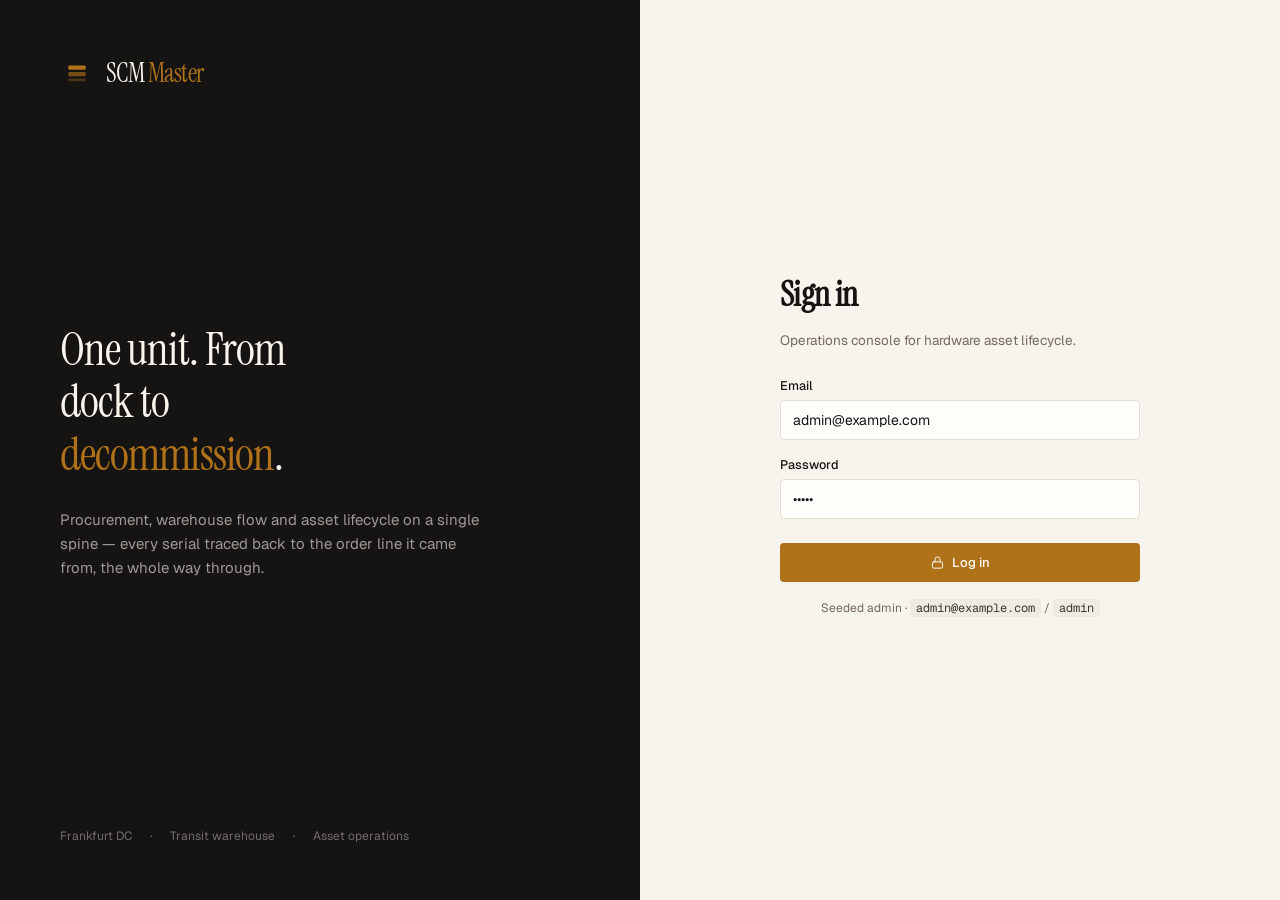
<file: design_handoff_scm_master/frontend/index.html>
<!DOCTYPE html>
<html lang="en">
<head>
  <meta charset="utf-8" />
  <meta name="viewport" content="width=device-width, initial-scale=1" />
  <title>SCM Master — Operations</title>
  <link rel="stylesheet" href="app.css" />
</head>
<body>

  <!-- ─── Login ──────────────────────────────────────────────────────── -->
  <div id="login-view" class="login hidden">
    <div class="login__aside">
      <div class="login__brand">
        <div class="brandmark" style="background:transparent;width:34px;height:34px">
          <svg width="26" height="26" viewBox="0 0 24 24" fill="none">
            <rect x="4" y="5" width="16" height="4" rx="1" fill="var(--ts-brand-gold)"/>
            <rect x="4" y="11" width="16" height="4" rx="1" fill="var(--ts-brand-gold)" opacity="0.62"/>
            <rect x="4" y="17" width="16" height="2.5" rx="1" fill="var(--ts-brand-gold)" opacity="0.34"/>
          </svg>
        </div>
        <div class="login__brand-word">SCM<span> Master</span></div>
      </div>
      <div>
        <div class="login__pitch">One unit. From dock to <em>decommission</em>.</div>
        <p class="login__pitch-sub">Procurement, warehouse flow and asset lifecycle on a single spine — every serial traced back to the order line it came from, the whole way through.</p>
      </div>
      <div class="login__foot">
        <span>Frankfurt DC</span><span>·</span><span>Transit warehouse</span><span>·</span><span>Asset operations</span>
      </div>
    </div>
    <div class="login__main">
      <form id="login-form" class="login__card">
        <h2 class="login__h">Sign in</h2>
        <p class="login__sub">Operations console for hardware asset lifecycle.</p>
        <div class="field">
          <label class="field__label" for="login-email">Email</label>
          <input class="input" type="email" id="login-email" value="admin@example.com" required />
        </div>
        <div class="field">
          <label class="field__label" for="login-password">Password</label>
          <input class="input" type="password" id="login-password" value="admin" required />
        </div>
        <button type="submit" class="btn btn--primary btn--block" style="margin-top:8px;padding:11px">
          <svg width="15" height="15" viewBox="0 0 24 24" fill="none" stroke="currentColor" stroke-width="1.5" stroke-linecap="round" stroke-linejoin="round"><rect x="4" y="11" width="16" height="10" rx="2"/><path d="M8 11V7a4 4 0 0 1 8 0v4"/></svg>
          Log in
        </button>
        <p id="login-error" class="login__hint" style="color:var(--ts-negative)"></p>
        <p class="login__hint">Seeded admin · <code>admin@example.com</code> / <code>admin</code></p>
      </form>
    </div>
  </div>

  <!-- ─── App shell ──────────────────────────────────────────────────── -->
  <div id="app-view" class="app hidden" data-density="comfortable">
    <aside class="sidebar">
      <div class="sidebar__brand">
        <div class="brandmark">
          <svg width="17" height="17" viewBox="0 0 24 24" fill="none">
            <rect x="4" y="5" width="16" height="4" rx="1" fill="var(--ts-brand-gold)"/>
            <rect x="4" y="11" width="16" height="4" rx="1" fill="var(--ts-brand-gold)" opacity="0.62"/>
            <rect x="4" y="17" width="16" height="2.5" rx="1" fill="var(--ts-brand-gold)" opacity="0.34"/>
          </svg>
        </div>
        <div>
          <div class="sidebar__brand-word">SCM<span> Master</span></div>
          <div class="sidebar__tag">Asset operations</div>
        </div>
      </div>

      <div class="sidebar__sectionhead">Operations</div>
      <nav class="sidebar__nav" id="nav"></nav>

      <div class="sidebar__user">
        <div class="avatar" id="user-avatar">··</div>
        <div style="flex:1;min-width:0">
          <div class="sidebar__user-name" id="user-name">—</div>
          <div class="sidebar__user-sub" id="user-sub">—</div>
        </div>
        <button class="iconbtn" id="logout" title="Log out" style="width:28px;height:28px">
          <svg width="15" height="15" viewBox="0 0 24 24" fill="none" stroke="currentColor" stroke-width="1.5" stroke-linecap="round" stroke-linejoin="round"><path d="M9 21H5a2 2 0 0 1-2-2V5a2 2 0 0 1 2-2h4"/><path d="M16 17l5-5-5-5M21 12H9"/></svg>
        </button>
      </div>
    </aside>

    <div class="main">
      <div class="topbar">
        <div class="crumbs" id="crumbs"><strong>SCM Master</strong></div>
        <div class="topbar__right">
          <div class="searchbar">
            <span class="searchbar__icon">
              <svg width="14" height="14" viewBox="0 0 24 24" fill="none" stroke="currentColor" stroke-width="1.5" stroke-linecap="round" stroke-linejoin="round"><circle cx="11" cy="11" r="7"/><path d="M21 21l-4.3-4.3"/></svg>
            </span>
            <input placeholder="Search serials, orders, suppliers…" id="search" />
          </div>
          <button class="iconbtn" title="Notifications">
            <svg width="16" height="16" viewBox="0 0 24 24" fill="none" stroke="currentColor" stroke-width="1.5" stroke-linecap="round" stroke-linejoin="round"><path d="M18 8a6 6 0 1 0-12 0c0 7-3 9-3 9h18s-3-2-3-9"/><path d="M13.7 21a2 2 0 0 1-3.4 0"/></svg>
          </button>
        </div>
      </div>
      <div class="content" id="screen"></div>
    </div>
  </div>

  <div id="toast" class="toast"></div>

  <script src="app.js"></script>
  <script src="features.js"></script>
  <script src="tracking.js"></script>
  <script src="inventory.js"></script>
  <script>__scmInit();</script>
</body>
</html>
</file>
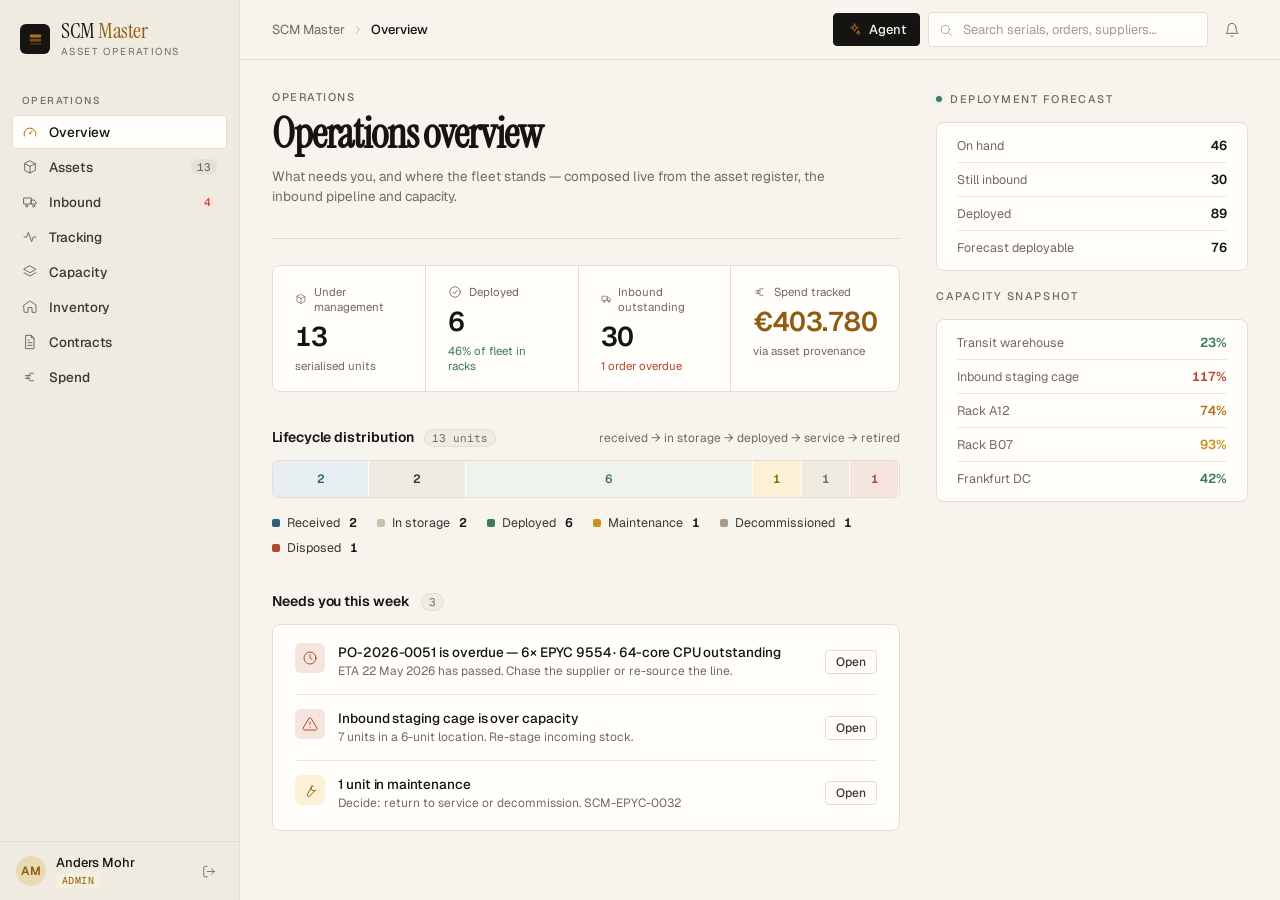
<file: design_handoff_scm_master/preview-harness.html>
<!DOCTYPE html>
<html lang="en">
<head>
  <meta charset="utf-8" />
  <meta name="viewport" content="width=device-width, initial-scale=1" />
  <title>SCM Master — Operations</title>
  <link rel="stylesheet" href="frontend/app.css" />
</head>
<body>

  <!-- ─── Login ──────────────────────────────────────────────────────── -->
  <div id="login-view" class="login hidden">
    <div class="login__aside">
      <div class="login__brand">
        <div class="brandmark" style="background:transparent;width:34px;height:34px">
          <svg width="26" height="26" viewBox="0 0 24 24" fill="none">
            <rect x="4" y="5" width="16" height="4" rx="1" fill="var(--ts-brand-gold)"/>
            <rect x="4" y="11" width="16" height="4" rx="1" fill="var(--ts-brand-gold)" opacity="0.62"/>
            <rect x="4" y="17" width="16" height="2.5" rx="1" fill="var(--ts-brand-gold)" opacity="0.34"/>
          </svg>
        </div>
        <div class="login__brand-word">SCM<span> Master</span></div>
      </div>
      <div>
        <div class="login__pitch">One unit. From dock to <em>decommission</em>.</div>
        <p class="login__pitch-sub">Procurement, warehouse flow and asset lifecycle on a single spine — every serial traced back to the order line it came from, the whole way through.</p>
      </div>
      <div class="login__foot">
        <span>Frankfurt DC</span><span>·</span><span>Transit warehouse</span><span>·</span><span>Asset operations</span>
      </div>
    </div>
    <div class="login__main">
      <form id="login-form" class="login__card">
        <h2 class="login__h">Sign in</h2>
        <p class="login__sub">Operations console for hardware asset lifecycle.</p>
        <div class="field">
          <label class="field__label" for="login-email">Email</label>
          <input class="input" type="email" id="login-email" value="admin@example.com" required />
        </div>
        <div class="field">
          <label class="field__label" for="login-password">Password</label>
          <input class="input" type="password" id="login-password" value="admin" required />
        </div>
        <button type="submit" class="btn btn--primary btn--block" style="margin-top:8px;padding:11px">
          <svg width="15" height="15" viewBox="0 0 24 24" fill="none" stroke="currentColor" stroke-width="1.5" stroke-linecap="round" stroke-linejoin="round"><rect x="4" y="11" width="16" height="10" rx="2"/><path d="M8 11V7a4 4 0 0 1 8 0v4"/></svg>
          Log in
        </button>
        <p id="login-error" class="login__hint" style="color:var(--ts-negative)"></p>
        <p class="login__hint">Seeded admin · <code>admin@example.com</code> / <code>admin</code></p>
      </form>
    </div>
  </div>

  <!-- ─── App shell ──────────────────────────────────────────────────── -->
  <div id="app-view" class="app hidden" data-density="comfortable">
    <aside class="sidebar">
      <div class="sidebar__brand">
        <div class="brandmark">
          <svg width="17" height="17" viewBox="0 0 24 24" fill="none">
            <rect x="4" y="5" width="16" height="4" rx="1" fill="var(--ts-brand-gold)"/>
            <rect x="4" y="11" width="16" height="4" rx="1" fill="var(--ts-brand-gold)" opacity="0.62"/>
            <rect x="4" y="17" width="16" height="2.5" rx="1" fill="var(--ts-brand-gold)" opacity="0.34"/>
          </svg>
        </div>
        <div>
          <div class="sidebar__brand-word">SCM<span> Master</span></div>
          <div class="sidebar__tag">Asset operations</div>
        </div>
      </div>

      <div class="sidebar__sectionhead">Operations</div>
      <nav class="sidebar__nav" id="nav"></nav>

      <div class="sidebar__user">
        <div class="avatar" id="user-avatar">··</div>
        <div style="flex:1;min-width:0">
          <div class="sidebar__user-name" id="user-name">—</div>
          <div class="sidebar__user-sub" id="user-sub">—</div>
        </div>
        <button class="iconbtn" id="logout" title="Log out" style="width:28px;height:28px">
          <svg width="15" height="15" viewBox="0 0 24 24" fill="none" stroke="currentColor" stroke-width="1.5" stroke-linecap="round" stroke-linejoin="round"><path d="M9 21H5a2 2 0 0 1-2-2V5a2 2 0 0 1 2-2h4"/><path d="M16 17l5-5-5-5M21 12H9"/></svg>
        </button>
      </div>
    </aside>

    <div class="main">
      <div class="topbar">
        <div class="crumbs" id="crumbs"><strong>SCM Master</strong></div>
        <div class="topbar__right">
          <div class="searchbar">
            <span class="searchbar__icon">
              <svg width="14" height="14" viewBox="0 0 24 24" fill="none" stroke="currentColor" stroke-width="1.5" stroke-linecap="round" stroke-linejoin="round"><circle cx="11" cy="11" r="7"/><path d="M21 21l-4.3-4.3"/></svg>
            </span>
            <input placeholder="Search serials, orders, suppliers…" id="search" />
          </div>
          <button class="iconbtn" title="Notifications">
            <svg width="16" height="16" viewBox="0 0 24 24" fill="none" stroke="currentColor" stroke-width="1.5" stroke-linecap="round" stroke-linejoin="round"><path d="M18 8a6 6 0 1 0-12 0c0 7-3 9-3 9h18s-3-2-3-9"/><path d="M13.7 21a2 2 0 0 1-3.4 0"/></svg>
          </button>
        </div>
      </div>
      <div class="content" id="screen"></div>
    </div>
  </div>

  <div id="toast" class="toast"></div>

  <script>
/* ── Mock /api/v1 for offline preview only (not part of the drop-in) ── */
localStorage.setItem('scm_token','tok');
const P=[
 {id:'p1',product_code:'DELL-R760',name:'PowerEdge R760 · 2U server',category:'Servers',active:true},
 {id:'p2',product_code:'AMD-9554',name:'EPYC 9554 · 64-core CPU',category:'Processors',active:true},
 {id:'p3',product_code:'SEC-M321R',name:'64GB DDR5-4800 RDIMM',category:'Memory',active:true},
 {id:'p4',product_code:'SMC-SC847',name:'SC847 · 4U JBOD chassis',category:'Storage',active:true}];
const ORG=[
 {id:'o1',name:'Dell Technologies',is_supplier:true,is_manufacturer:true,active:true},
 {id:'o2',name:'TD Synnex',is_supplier:true,is_manufacturer:false,active:true},
 {id:'o3',name:'Arrow Electronics',is_supplier:true,is_manufacturer:false,active:true},
 {id:'o4',name:'Samsung Semiconductor',is_supplier:true,is_manufacturer:true,active:true},
 {id:'o5',name:'Supermicro',is_supplier:true,is_manufacturer:true,active:true}];
const L=[
 {id:'l1',code:'TRANSIT-WH',name:'Transit warehouse',location_type:'WAREHOUSE',capacity:200},
 {id:'l2',code:'CAGE-T1',name:'Inbound staging cage',location_type:'ZONE',capacity:6},
 {id:'l3',code:'DC-FRA1',name:'Frankfurt DC',location_type:'DATACENTER',capacity:168},
 {id:'l4',code:'RACK-A12',name:'Rack A12',location_type:'RACK',capacity:42},
 {id:'l5',code:'RACK-B07',name:'Rack B07',location_type:'RACK',capacity:42}];
const A=[
 {id:'a07',serial_number:'SCM-R760-0007',product_id:'p1',status:'DEPLOYED',current_location_id:'l4',received_date:'2026-04-18',source_order_item_id:'oi1'},
 {id:'a08',serial_number:'SCM-R760-0008',product_id:'p1',status:'DEPLOYED',current_location_id:'l4',received_date:'2026-04-18',source_order_item_id:'oi1'},
 {id:'a09',serial_number:'SCM-R760-0009',product_id:'p1',status:'IN_STORAGE',current_location_id:'l1',received_date:'2026-05-09',source_order_item_id:'oi1'},
 {id:'a10',serial_number:'SCM-R760-0010',product_id:'p1',status:'RECEIVED',current_location_id:'l1',received_date:'2026-05-26',source_order_item_id:'oi2'},
 {id:'e30',serial_number:'SCM-EPYC-0030',product_id:'p2',status:'DEPLOYED',current_location_id:'l5',received_date:'2026-03-30',source_order_item_id:'oi3'},
 {id:'e31',serial_number:'SCM-EPYC-0031',product_id:'p2',status:'DEPLOYED',current_location_id:'l4',received_date:'2026-03-30',source_order_item_id:'oi3'},
 {id:'e32',serial_number:'SCM-EPYC-0032',product_id:'p2',status:'MAINTENANCE',current_location_id:'l5',received_date:'2026-03-30',source_order_item_id:'oi3'},
 {id:'d04',serial_number:'SCM-DIMM-0204',product_id:'p3',status:'DEPLOYED',current_location_id:'l4',received_date:'2026-05-02',source_order_item_id:'oi4'},
 {id:'d06',serial_number:'SCM-DIMM-0206',product_id:'p3',status:'IN_STORAGE',current_location_id:'l1',received_date:'2026-05-12',source_order_item_id:'oi4'},
 {id:'d07',serial_number:'SCM-DIMM-0207',product_id:'p3',status:'RECEIVED',current_location_id:'l2',received_date:'2026-05-27',source_order_item_id:'oi4'},
 {id:'s12',serial_number:'SCM-SC847-0012',product_id:'p4',status:'DEPLOYED',current_location_id:'l5',received_date:'2026-02-14',source_order_item_id:'oi5'},
 {id:'s13',serial_number:'SCM-SC847-0013',product_id:'p4',status:'DECOMMISSIONED',current_location_id:'l5',received_date:'2026-02-14',source_order_item_id:'oi5'},
 {id:'r06',serial_number:'SCM-R760-0006',product_id:'p1',status:'DISPOSED',current_location_id:null,received_date:'2025-11-03',source_order_item_id:'oi6'}];
const SUP={oi1:'Dell Technologies',oi2:'TD Synnex',oi3:'Arrow Electronics',oi4:'Samsung Semiconductor',oi5:'Supermicro',oi6:'Dell Technologies'};
const PRI={oi1:8420,oi2:8690,oi3:7120,oi4:430,oi5:3180,oi6:8420};
const ON={oi1:'PO-2026-0042',oi2:'PO-2026-0042',oi3:'PO-2026-0039',oi4:'PO-2026-0048',oi5:'PO-2026-0033',oi6:'PO-2025-0118'};
const EV={
 a07:[{date_created:'2026-04-18',to_status:'RECEIVED',note:'Received against PO-2026-0042 · auto serial',actor:'whse'},{date_created:'2026-04-19',to_status:'IN_STORAGE',note:'Staged in transit warehouse'},{date_created:'2026-04-24',to_status:'DEPLOYED',note:'Installed in Rack A12, slot 14'}],
 e32:[{date_created:'2026-03-30',to_status:'RECEIVED',note:'Received against PO-2026-0039'},{date_created:'2026-04-02',to_status:'DEPLOYED',note:'Installed in Rack B07'},{date_created:'2026-05-21',to_status:'MAINTENANCE',note:'Pulled for thermal fault — RMA pending'}]};
const PS=[
 {id:'ps1',product_id:'p1',supplier_id:'o1',contract_price:8420,currency_code:'EUR',standard_lead_time_days:21,min_order_quantity:1,preference_rank:1,active:true,supplier_product_code:'DELL-R760-EU',contract_status:'ACTIVE',term_start:'2025-01-01',term_end:'2026-12-31'},
 {id:'ps2',product_id:'p1',supplier_id:'o2',contract_price:8690,currency_code:'EUR',standard_lead_time_days:14,min_order_quantity:1,preference_rank:2,active:true,supplier_product_code:'TDS-R760',contract_status:'RENEWAL_DUE',term_start:'2024-07-01',term_end:'2026-06-30'},
 {id:'ps3',product_id:'p2',supplier_id:'o3',contract_price:7120,currency_code:'EUR',standard_lead_time_days:35,min_order_quantity:4,preference_rank:1,active:true,supplier_product_code:'ARW-9554',contract_status:'ACTIVE',term_start:'2025-03-01',term_end:'2027-02-28'},
 {id:'ps4',product_id:'p2',supplier_id:'o2',contract_price:7350,currency_code:'EUR',standard_lead_time_days:28,min_order_quantity:2,preference_rank:2,active:true,supplier_product_code:'TDS-9554',contract_status:'EXPIRING',term_start:'2024-01-01',term_end:'2026-06-15'},
 {id:'ps5',product_id:'p3',supplier_id:'o4',contract_price:430,currency_code:'EUR',standard_lead_time_days:18,min_order_quantity:16,preference_rank:1,active:true,supplier_product_code:'SEC-M321R',contract_status:'ACTIVE',term_start:'2025-06-01',term_end:'2027-05-31'},
 {id:'ps6',product_id:'p3',supplier_id:'o2',contract_price:455,currency_code:'EUR',standard_lead_time_days:12,min_order_quantity:8,preference_rank:2,active:false,supplier_product_code:'TDS-DDR5',contract_status:'EXPIRED',term_start:'2023-01-01',term_end:'2025-12-31'},
 {id:'ps7',product_id:'p4',supplier_id:'o5',contract_price:3180,currency_code:'EUR',standard_lead_time_days:25,min_order_quantity:1,preference_rank:1,active:true,supplier_product_code:'SMC-SC847',contract_status:'DRAFT',term_start:null,term_end:null}];
const INB=[
 {order_id:'o1',order_number:'PO-2026-0042',order_status:'PARTIALLY_RECEIVED',order_item_id:'oi1',product_id:'p1',ordered:8,received:4,outstanding:4,estimated_delivery_date:'2026-06-12',overdue:false},
 {order_id:'o2',order_number:'PO-2026-0048',order_status:'PARTIALLY_RECEIVED',order_item_id:'oi4',product_id:'p3',ordered:32,received:16,outstanding:16,estimated_delivery_date:'2026-06-03',overdue:false},
 {order_id:'o3',order_number:'PO-2026-0051',order_status:'PLACED',order_item_id:'oi7',product_id:'p2',ordered:6,received:0,outstanding:6,estimated_delivery_date:'2026-05-22',overdue:true},
 {order_id:'o4',order_number:'PO-2026-0055',order_status:'APPROVED',order_item_id:'oi8',product_id:'p4',ordered:4,received:0,outstanding:4,estimated_delivery_date:'2026-06-25',overdue:false}];
const CAP=[
 {location_id:'l1',code:'TRANSIT-WH',name:'Transit warehouse',location_type:'WAREHOUSE',capacity:200,used:46,free:154,utilisation:0.23,over_capacity:false},
 {location_id:'l2',code:'CAGE-T1',name:'Inbound staging cage',location_type:'ZONE',capacity:6,used:7,free:-1,utilisation:1.17,over_capacity:true},
 {location_id:'l4',code:'RACK-A12',name:'Rack A12',location_type:'RACK',capacity:42,used:31,free:11,utilisation:0.74,over_capacity:false},
 {location_id:'l5',code:'RACK-B07',name:'Rack B07',location_type:'RACK',capacity:42,used:39,free:3,utilisation:0.93,over_capacity:false},
 {location_id:'l3',code:'DC-FRA1',name:'Frankfurt DC',location_type:'DATACENTER',capacity:168,used:70,free:98,utilisation:0.42,over_capacity:false}];
const FC={on_hand:46,inbound:30,deployed:89,forecast_deployable:76};
const SPEND={total_units:146,total_spend:403780,
 by_supplier:[{supplier_id:'o1',supplier_name:'Dell Technologies',units:22,spend:185240},{supplier_id:'o3',supplier_name:'Arrow Electronics',units:14,spend:99680},{supplier_id:'o2',supplier_name:'TD Synnex',units:6,spend:52140},{supplier_id:'o4',supplier_name:'Samsung Semiconductor',units:96,spend:41280},{supplier_id:'o5',supplier_name:'Supermicro',units:8,spend:25440}],
 by_category:[{category:'Servers',units:28,spend:237380},{category:'Processors',units:14,spend:99680},{category:'Memory',units:96,spend:41280},{category:'Storage',units:8,spend:25440}]};
const INSIGHTS=[
 {title:'PO-2026-0051 will miss the deployment window',finding:'6 EPYC units are overdue from Arrow on a 35-day lead; re-sourcing the line to TD Synnex recovers about a week.',evidence:['ETA 22 May has passed','TD Synnex lead 28d vs 35d'],assumption:'TD Synnex stock is available now.',limitation:'Unit price is ~€230 higher.',confidence:0.78,severity:'action'},
 {title:'Two TD Synnex contracts lapse within 30 days',finding:'The R760 and EPYC secondary sources both hit renewal this quarter — losing them removes the only backup on two products.',evidence:['R760 secondary: renewal due','EPYC secondary: expiring 15 Jun'],assumption:'Primary sources stay healthy.',limitation:'No renewal terms negotiated yet.',confidence:0.72,severity:'action'},
 {title:'Memory spend is concentrated in one source',finding:'96 of 146 received units are Samsung DDR5 on a single active contract; a lead-time slip there stalls every build.',evidence:['Samsung: 96 units · €41.280','Only one active DIMM contract'],assumption:'Build cadence holds through Q3.',limitation:'No second qualified DIMM source on file.',confidence:0.86,severity:'watch'},
 {title:'Rack B07 is one receipt from over-capacity',finding:'B07 sits at 93%; the next inbound DIMM batch tips it over its configured limit.',evidence:['39 / 42 used','16 DIMMs inbound'],assumption:'No decommissions before arrival.',limitation:'Capacity is a configured estimate.',confidence:0.81,severity:'watch'},
 {title:'Disposal backlog is small but ageing',finding:'2 units are decommissioned awaiting disposal; provenance is intact for RMA credit.',evidence:['SCM-SC847-0013 decommissioned','1 unit disposed YTD'],assumption:'RMA window still open.',limitation:'Vendor RMA terms not tracked here.',confidence:0.90,severity:'info'}];
function runResult(approve){
 const D=[
  {product_id:'p2',supplier_id:'o3',qty:6,unit_price:7120,total:42720,trigger:{type:'forecast_shortfall',evidence:{deployable_gap:6}},tier:'act',confidence:0.91,rationale:'Covers the overdue EPYC line from the preferred source, within one-touch authority.'},
  {product_id:'p3',supplier_id:'o4',qty:32,unit_price:430,total:13760,trigger:{type:'reorder_floor',evidence:{on_hand:1,floor:16}},tier:'propose',confidence:0.82,rationale:'On-hand DIMMs are below the reorder floor; preferred source, but it stages into a near-full rack.'},
  {product_id:'p1',supplier_id:'o1',qty:4,unit_price:8420,total:33680,trigger:{type:'lifecycle_replacement',evidence:{decommissioned:1,deployed_age_days:540}},tier:'escalate',confidence:0.64,rationale:'Refresh candidate, but total spend exceeds one-touch authority — needs sign-off.'}];
 let placed=0; if(approve){D.forEach(d=>{if(approve.includes(d.supplier_id)&&d.tier!=='escalate'){d.placed_po_id='PO-2026-00'+(56+placed);placed++;}});}
 return {run_at:'2026-05-28T11:34:00Z',dry_run:!approve,period_days:7,decisions:D,summary:{acted:1,proposed:1,escalated:1,placed:placed,total_committed:90160}};
}
function reply(d){return Promise.resolve({ok:true,status:200,json:()=>Promise.resolve(d)});}
const realFetch=window.fetch;
window.fetch=function(url,opts={}){
 url=String(url); if(!url.includes('/api/v1')) return realFetch(url,opts);
 const path=url.split('/api/v1')[1].split('?')[0]; const qs=url.includes('?')?url.split('?')[1]:'';
 if(path==='/auth/login') return reply({access_token:'tok',token_type:'bearer'});
 if(path==='/auth/me') return reply({id:'u1',email:'admin@example.com',full_name:'Anders Mohr',role:'ADMIN',active:true});
 if(path==='/products') return reply(P);
 if(path==='/organizations') return reply(ORG);
 if(path==='/locations') return reply(L);
 if(path==='/product-suppliers') return reply(PS);
 if(path==='/planning/inbound') return reply(INB);
 if(path==='/planning/capacity') return reply(CAP);
 if(path==='/planning/forecast') return reply(FC);
 if(path==='/analytics/spend') return reply(SPEND);
 if(path==='/agent/insights') return reply(INSIGHTS);
 if(path==='/agent/purchasing-run') return reply(runResult(null));
 if(path==='/agent/purchasing-run/confirm') return reply(runResult(JSON.parse(opts.body).approve_suppliers));
 let m=path.match(/^\/assets\/([^/]+)\/provenance$/);
 if(m){const a=A.find(x=>x.id===m[1]);const oi=a.source_order_item_id;return reply({asset_id:a.id,serial_number:a.serial_number,status:a.status,product_id:a.product_id,product_name:(P.find(p=>p.id===a.product_id)||{}).name,order_item_id:oi,order_id:'o',order_number:ON[oi],supplier_id:'s',supplier_name:SUP[oi],unit_price:PRI[oi]});}
 m=path.match(/^\/assets\/([^/]+)\/events$/);
 if(m) return reply(EV[m[1]]||[]);
 m=path.match(/^\/assets\/([^/]+)\/transition$/);
 if(m){const a=A.find(x=>x.id===m[1]);const b=JSON.parse(opts.body);a.status=b.target;if(b.location_id)a.current_location_id=b.location_id;return reply(a);}
 if(path==='/assets'){const sp=new URLSearchParams(qs);const st=sp.get('status');return reply(st?A.filter(a=>a.status===st):A);}
 return reply(null);
};
</script>
<script src="frontend/app.js"></script>
  <script src="frontend/features.js"></script>
  <script src="frontend/tracking.js"></script>
  <script src="frontend/inventory.js"></script>
  <script>__scmInit();</script>
</body>
</html>
</file>
<file: design_handoff_scm_master/frontend/app.css>
/* ============================================================================
   SCM Master — operations UI stylesheet (self-contained).
   Drop-in replacement for frontend/app.css. No build step, no dependencies.
   Part 1: design tokens (TrueSpend editorial system).
   Part 2: component styles (shell, tables, pills, lifecycle stepper, login).
   Fonts load from Google Fonts; system fallbacks keep it working offline.
============================================================================ */

/* =============================================================================
   TrueSpend — Design Tokens
   Editorial · Confident · Finance-grade
   Paper not screen. Ink not glow. Gold for signal, never for decoration.
============================================================================= */

@import url('https://fonts.googleapis.com/css2?family=Instrument+Serif:ital@0;1&family=Geist:wght@400;500;600;700&family=Geist+Mono:wght@400;500&display=swap');

:root {
  /* ---------- Brand --------------------------------------------------- */
  --ts-brand-gold:        #B07219;   /* the "T" mark gold — primary accent */
  --ts-brand-gold-deep:   #8F5C12;   /* hover / pressed */
  --ts-brand-gold-soft:   #E9DAB5;   /* tint backgrounds */
  --ts-brand-gold-wash:   #F7EFDE;   /* subtle highlight */

  /* ---------- Surfaces (paper) ---------------------------------------- */
  --ts-paper:             #F7F4ED;   /* canvas — warm off-white */
  --ts-paper-deep:        #EFEBE1;   /* secondary surface (rails, footers) */
  --ts-surface:           #FFFEFB;   /* card / sheet */
  --ts-surface-raised:    #FFFFFF;   /* modal / popover */
  --ts-ink-night:         #161413;   /* high-contrast inverse surface */

  /* ---------- Ink (text) ---------------------------------------------- */
  --ts-ink:               #161413;   /* primary text */
  --ts-ink-soft:          #3D3633;   /* secondary text */
  --ts-ink-mute:          #75695F;   /* tertiary, captions, labels */
  --ts-ink-faint:         #A89B8B;   /* placeholder, disabled */
  --ts-ink-inverse:       #F7F4ED;   /* text on dark / on gold */

  /* ---------- Lines --------------------------------------------------- */
  --ts-line:              #E5DDD0;   /* hairline divider */
  --ts-line-soft:         #EEE7DA;   /* whisper divider */
  --ts-line-strong:       #C9BFAE;   /* emphasized rule */

  /* ---------- Semantic (muted, finance-grade — never neon) ------------ */
  --ts-positive:          #3D7A5A;   /* sage — approved, on-track */
  --ts-positive-soft:     #DCE8DF;
  --ts-positive-wash:     #EEF3EE;

  --ts-warning:           #C99119;   /* amber — needs attention */
  --ts-warning-soft:      #F3E4BE;
  --ts-warning-wash:      #FAF1D7;

  --ts-negative:          #B5462E;   /* brick — blocked, rejected */
  --ts-negative-soft:     #ECCFC7;
  --ts-negative-wash:     #F6E5DE;

  --ts-info:              #2B5F7A;   /* slate-teal — informational */
  --ts-info-soft:         #D2DFE6;
  --ts-info-wash:         #E6EEF2;

  /* ---------- Fonts -------------------------------------------------- */
  --ts-font-display:      'Instrument Serif', 'Times New Roman', Georgia, serif;
  --ts-font-sans:         'Geist', ui-sans-serif, system-ui, -apple-system, 'Segoe UI', sans-serif;
  --ts-font-mono:         'Geist Mono', ui-monospace, 'SF Mono', Menlo, monospace;

  /* ---------- Type scale --------------------------------------------- */
  /* Display uses serif; everything else sans. Sizes are deliberate and few. */
  --ts-text-xs:           12px;   /* metadata, eyebrow */
  --ts-text-sm:           13px;   /* secondary UI */
  --ts-text-base:         15px;   /* body */
  --ts-text-md:           17px;   /* prominent body */
  --ts-text-lg:           20px;   /* section titles */
  --ts-text-xl:           28px;   /* page H2 (sans) */
  --ts-text-2xl:          40px;   /* display H2 (serif) */
  --ts-text-3xl:          56px;   /* display H1 (serif) */
  --ts-text-4xl:          84px;   /* hero (serif) */

  /* line-heights */
  --ts-lh-tight:          1.04;
  --ts-lh-snug:           1.18;
  --ts-lh-normal:         1.5;
  --ts-lh-loose:          1.65;

  /* tracking */
  --ts-track-tight:       -0.02em;
  --ts-track-display:     -0.025em;
  --ts-track-eyebrow:     0.14em;   /* uppercase eyebrows */
  --ts-track-mono:        -0.01em;

  /* ---------- Spacing (4px base) ------------------------------------- */
  --ts-space-1:  4px;
  --ts-space-2:  8px;
  --ts-space-3:  12px;
  --ts-space-4:  16px;
  --ts-space-5:  20px;
  --ts-space-6:  24px;
  --ts-space-8:  32px;
  --ts-space-10: 40px;
  --ts-space-12: 48px;
  --ts-space-16: 64px;
  --ts-space-20: 80px;

  /* ---------- Radii (restrained; never pill-cards) ------------------- */
  --ts-radius-xs:  2px;    /* tags, inline marks */
  --ts-radius-sm:  4px;    /* buttons, inputs */
  --ts-radius-md:  6px;    /* cards */
  --ts-radius-lg:  10px;   /* large surfaces */
  --ts-radius-pill: 999px;

  /* ---------- Shadows (paper-on-paper, never glow) ------------------- */
  --ts-shadow-xs:  0 1px 0 rgba(22, 20, 19, 0.04);
  --ts-shadow-sm:  0 1px 2px rgba(22, 20, 19, 0.04), 0 0 0 1px rgba(22, 20, 19, 0.04);
  --ts-shadow-md:  0 2px 6px rgba(22, 20, 19, 0.06), 0 1px 2px rgba(22, 20, 19, 0.04);
  --ts-shadow-lg:  0 12px 32px -8px rgba(22, 20, 19, 0.16), 0 4px 12px rgba(22, 20, 19, 0.06);
  --ts-shadow-inset: inset 0 1px 0 rgba(255, 255, 255, 0.5);

  /* ---------- Motion -------------------------------------------------- */
  --ts-ease:            cubic-bezier(0.2, 0.6, 0.2, 1);
  --ts-ease-emphatic:   cubic-bezier(0.16, 1, 0.3, 1);
  --ts-dur-fast:        120ms;
  --ts-dur-med:         220ms;
  --ts-dur-slow:        420ms;
}

/* =============================================================================
   Semantic typography
   ---------------------------------------------------------------------------
   Headlines are serif (Instrument Serif) — they carry the editorial voice.
   UI labels, metadata, numbers are sans (Geist) — they stay in service.
   Mono for references, IDs, code, money where alignment matters.
============================================================================= */

.ts-hero,
.ts-h1,
.ts-h2,
.ts-display {
  font-family: var(--ts-font-display);
  font-weight: 400;
  color: var(--ts-ink);
  letter-spacing: var(--ts-track-display);
  line-height: var(--ts-lh-tight);
  text-wrap: balance;
}

.ts-hero    { font-size: var(--ts-text-4xl); }
.ts-h1      { font-size: var(--ts-text-3xl); }
.ts-h2      { font-size: var(--ts-text-2xl); }
.ts-display { font-size: var(--ts-text-xl); font-style: normal; }

/* Sans headings — for in-product UI where the serif would be too literary */
.ts-h3 {
  font-family: var(--ts-font-sans);
  font-weight: 600;
  font-size: var(--ts-text-lg);
  letter-spacing: var(--ts-track-tight);
  line-height: var(--ts-lh-snug);
  color: var(--ts-ink);
}

.ts-h4 {
  font-family: var(--ts-font-sans);
  font-weight: 600;
  font-size: var(--ts-text-md);
  letter-spacing: var(--ts-track-tight);
  line-height: var(--ts-lh-snug);
  color: var(--ts-ink);
}

.ts-body {
  font-family: var(--ts-font-sans);
  font-weight: 400;
  font-size: var(--ts-text-base);
  line-height: var(--ts-lh-loose);
  color: var(--ts-ink-soft);
  text-wrap: pretty;
}

.ts-body-sm {
  font-family: var(--ts-font-sans);
  font-weight: 400;
  font-size: var(--ts-text-sm);
  line-height: var(--ts-lh-normal);
  color: var(--ts-ink-soft);
}

.ts-label {
  font-family: var(--ts-font-sans);
  font-weight: 500;
  font-size: var(--ts-text-sm);
  color: var(--ts-ink);
  letter-spacing: 0;
}

.ts-eyebrow {
  font-family: var(--ts-font-sans);
  font-weight: 500;
  font-size: 11px;
  text-transform: uppercase;
  letter-spacing: var(--ts-track-eyebrow);
  color: var(--ts-ink-mute);
}

.ts-caption {
  font-family: var(--ts-font-sans);
  font-weight: 400;
  font-size: var(--ts-text-xs);
  color: var(--ts-ink-mute);
  line-height: var(--ts-lh-normal);
}

.ts-mono,
.ts-ref {
  font-family: var(--ts-font-mono);
  font-weight: 500;
  font-size: var(--ts-text-xs);
  letter-spacing: var(--ts-track-mono);
  color: var(--ts-ink-soft);
}

/* Money — tabular figures, lined for stacked columns */
.ts-money {
  font-family: var(--ts-font-sans);
  font-variant-numeric: tabular-nums lining-nums;
  font-feature-settings: 'tnum' 1, 'lnum' 1;
  letter-spacing: -0.005em;
  color: var(--ts-ink);
  font-weight: 500;
}

/* Editorial mark — italic serif accent inside body copy */
.ts-mark {
  font-family: var(--ts-font-display);
  font-style: normal;
  color: var(--ts-brand-gold-deep);
}

/* no-italic override — brand decision: keep the accent color on `em`, drop the slant */
.ts-hero em, .ts-h1 em, .ts-h2 em, .ts-h3 em, .ts-h4 em, .ts-display em,
.ts-body em, .ts-body-sm em, .ts-label em, .ts-mark, em.ts-mark {
  font-style: normal;
  color: var(--ts-brand-gold-deep);
}


/* ===== Component styles ===================================================== */
/* ─────────────────────────────────────────────────────────────────────
   SCM Master — operations UI. Layered on tokens.css (TrueSpend).
   Paper · ink · gold. Hairline rules carry hierarchy, not shadow.
   ───────────────────────────────────────────────────────────────────── */

html, body, #root { height: 100%; margin: 0; padding: 0; }
* { box-sizing: border-box; }
body {
  background: var(--ts-paper);
  color: var(--ts-ink);
  font-family: var(--ts-font-sans);
  -webkit-font-smoothing: antialiased;
  font-size: 14px;
}
button { font-family: inherit; }

/* density knob (set on .app) */
.app { --row-pad-y: 14px; --section-gap: 36px; }
.app[data-density="compact"] { --row-pad-y: 9px; --section-gap: 26px; }

/* ─── Shell ───────────────────────────────────────────────────────── */
.app {
  display: grid;
  grid-template-columns: 240px 1fr;
  min-height: 100vh;
}

.sidebar {
  background: var(--ts-paper-deep);
  border-right: 1px solid var(--ts-line);
  display: flex; flex-direction: column;
  position: sticky; top: 0; height: 100vh;
}
.sidebar__brand {
  display: flex; align-items: center; gap: 11px;
  padding: 20px 20px 18px;
}
.brandmark {
  width: 30px; height: 30px; border-radius: 6px;
  background: var(--ts-ink-night);
  display: flex; align-items: center; justify-content: center;
  flex-shrink: 0;
}
.sidebar__brand-word {
  font-family: var(--ts-font-display);
  font-size: 22px; letter-spacing: -0.02em; color: var(--ts-ink);
  line-height: 1;
}
.sidebar__brand-word span { color: var(--ts-brand-gold-deep); }
.sidebar__tag {
  font-size: 10px; letter-spacing: 0.14em; text-transform: uppercase;
  color: var(--ts-ink-mute); margin-top: 3px;
}

.sidebar__sectionhead {
  font-size: 10px; font-weight: 500;
  letter-spacing: 0.14em; text-transform: uppercase;
  color: var(--ts-ink-mute);
  padding: 18px 22px 8px;
}
.sidebar__nav { display: flex; flex-direction: column; padding: 0 12px; gap: 1px; }
.navlink {
  display: flex; align-items: center; gap: 11px;
  background: none; border: none; cursor: pointer;
  font-family: var(--ts-font-sans);
  padding: 8px 10px; border-radius: 4px;
  color: var(--ts-ink-soft);
  font-size: 13.5px; font-weight: 500;
  letter-spacing: -0.005em;
  width: 100%; text-align: left;
  transition: background var(--ts-dur-fast) var(--ts-ease), color var(--ts-dur-fast) var(--ts-ease);
}
.navlink:hover { background: rgba(22,20,19,0.04); color: var(--ts-ink); }
.navlink--active {
  background: var(--ts-surface);
  color: var(--ts-ink);
  box-shadow: inset 0 0 0 1px var(--ts-line);
}
.navlink__icon { color: var(--ts-ink-mute); display: flex; flex-shrink: 0; }
.navlink--active .navlink__icon { color: var(--ts-brand-gold); }
.navlink__count {
  margin-left: auto;
  font-family: var(--ts-font-mono);
  font-size: 11px; color: var(--ts-ink-mute);
  background: rgba(22,20,19,0.05);
  padding: 1px 6px; border-radius: 99px;
  min-width: 18px; text-align: center;
}
.navlink__count--urgent { color: var(--ts-negative); background: var(--ts-negative-wash); }

.sidebar__user {
  margin-top: auto;
  border-top: 1px solid var(--ts-line);
  padding: 13px 16px;
  display: flex; align-items: center; gap: 10px;
}
.avatar {
  width: 30px; height: 30px; border-radius: 99px;
  background: var(--ts-brand-gold-soft);
  color: var(--ts-brand-gold-deep);
  display: flex; align-items: center; justify-content: center;
  font-size: 12px; font-weight: 600; flex-shrink: 0;
}
.sidebar__user-name { font-size: 13px; font-weight: 500; color: var(--ts-ink); line-height: 1.2; }
.sidebar__user-sub  { font-size: 11px; color: var(--ts-ink-mute); margin-top: 2px; }

/* ─── Main ────────────────────────────────────────────────────────── */
.main { display: flex; flex-direction: column; min-width: 0; }
.topbar {
  position: sticky; top: 0; z-index: 10;
  background: rgba(247, 244, 237, 0.94);
  backdrop-filter: saturate(140%) blur(10px);
  -webkit-backdrop-filter: saturate(140%) blur(10px);
  border-bottom: 1px solid var(--ts-line);
  display: flex; align-items: center; justify-content: space-between;
  padding: 12px 32px; min-height: 58px;
}
.crumbs { font-size: 13px; color: var(--ts-ink-mute); display: flex; align-items: center; gap: 7px; }
.crumbs strong { color: var(--ts-ink); font-weight: 500; }
.crumbs svg { color: var(--ts-ink-faint); }
.topbar__right { display: flex; align-items: center; gap: 8px; }
.searchbar { position: relative; display: flex; align-items: center; }
.searchbar input {
  font-family: var(--ts-font-sans); font-size: 13px;
  width: 280px; padding: 8px 12px 8px 34px;
  background: var(--ts-surface); border: 1px solid var(--ts-line);
  border-radius: 4px; color: var(--ts-ink); outline: none;
}
.searchbar input::placeholder { color: var(--ts-ink-faint); }
.searchbar input:focus { border-color: var(--ts-brand-gold); box-shadow: 0 0 0 3px var(--ts-brand-gold-wash); }
.searchbar__icon { position: absolute; left: 11px; top: 50%; transform: translateY(-50%); color: var(--ts-ink-faint); pointer-events: none; display: flex; }
.iconbtn {
  background: none; border: 1px solid transparent; cursor: pointer;
  width: 32px; height: 32px; border-radius: 4px;
  display: flex; align-items: center; justify-content: center;
  color: var(--ts-ink-mute);
  transition: background var(--ts-dur-fast), color var(--ts-dur-fast);
}
.iconbtn:hover { background: rgba(22,20,19,0.05); color: var(--ts-ink); }

.content { flex: 1; padding: 30px 32px 56px; }
.content--rail { display: grid; grid-template-columns: 1fr 312px; gap: 36px; align-items: start; }

/* ─── Page header ─────────────────────────────────────────────────── */
.pagehead {
  display: flex; justify-content: space-between; align-items: flex-end;
  margin-bottom: 26px; padding-bottom: 18px;
  border-bottom: 1px solid var(--ts-line);
}
.pagehead__eyebrow {
  font-size: 11px; font-weight: 500; letter-spacing: 0.14em;
  text-transform: uppercase; color: var(--ts-ink-mute); margin-bottom: 9px;
}
.pagehead__title {
  font-family: var(--ts-font-display);
  font-size: 42px; letter-spacing: -0.025em;
  color: var(--ts-ink); line-height: 1; margin: 0;
}
.pagehead__sub { font-size: 13.5px; color: var(--ts-ink-mute); margin-top: 11px; max-width: 560px; line-height: 1.5; }
.pagehead__actions { display: flex; gap: 8px; align-items: center; }

/* ─── Stats strip ─────────────────────────────────────────────────── */
.stats {
  display: grid; grid-template-columns: repeat(4, 1fr);
  border: 1px solid var(--ts-line); border-radius: 8px;
  background: var(--ts-surface); margin-bottom: var(--section-gap); overflow: hidden;
}
.stat { padding: 18px 22px; border-right: 1px solid var(--ts-line); }
.stat:last-child { border-right: none; }
.stat__label { font-size: 11.5px; color: var(--ts-ink-mute); margin-bottom: 9px; display: flex; align-items: center; gap: 7px; }
.stat__val {
  font-variant-numeric: tabular-nums lining-nums;
  font-size: 27px; font-weight: 600; color: var(--ts-ink);
  letter-spacing: -0.02em; line-height: 1.05;
}
.stat__val--gold { color: var(--ts-brand-gold-deep); }
.stat__hint { font-size: 11.5px; color: var(--ts-ink-mute); margin-top: 7px; }
.stat__hint--pos { color: var(--ts-positive); }
.stat__hint--neg { color: var(--ts-negative); }

/* ─── Section ─────────────────────────────────────────────────────── */
.section { margin-bottom: var(--section-gap); }
.section__head { display: flex; align-items: baseline; gap: 11px; margin-bottom: 13px; }
.section__title { font-size: 14px; font-weight: 600; color: var(--ts-ink); letter-spacing: -0.005em; }
.section__count {
  font-family: var(--ts-font-mono); font-size: 11px; color: var(--ts-ink-mute);
  padding: 1px 7px; border-radius: 99px; background: var(--ts-paper-deep); border: 1px solid var(--ts-line);
}
.section__hint { font-size: 12px; color: var(--ts-ink-mute); margin-left: auto; }

/* ─── Table ───────────────────────────────────────────────────────── */
.panel {
  background: var(--ts-surface); border: 1px solid var(--ts-line);
  border-radius: 8px; overflow: hidden;
}
.tbl { width: 100%; border-collapse: collapse; }
.tbl thead th {
  text-align: left; padding: 11px 22px;
  font-size: 10.5px; font-weight: 500; letter-spacing: 0.1em; text-transform: uppercase;
  color: var(--ts-ink-mute); background: var(--ts-paper-deep);
  border-bottom: 1px solid var(--ts-line); white-space: nowrap;
}
.tbl thead th.num, .tbl td.num { text-align: right; }
.tbl tbody td { padding: var(--row-pad-y) 22px; border-bottom: 1px solid var(--ts-line); vertical-align: middle; }
.tbl tbody tr:last-child td { border-bottom: none; }
.tbl tbody tr.clickable { cursor: pointer; transition: background var(--ts-dur-fast) var(--ts-ease); }
.tbl tbody tr.clickable:hover { background: var(--ts-brand-gold-wash); }
.tbl tbody tr.is-open { background: var(--ts-paper-deep); }
.tbl tbody tr.is-open:hover { background: var(--ts-paper-deep); }
.tbl .ref { font-family: var(--ts-font-mono); font-size: 12.5px; color: var(--ts-ink); letter-spacing: -0.01em; white-space: nowrap; }
.tbl .muted { color: var(--ts-ink-mute); }
.cell-prod { display: flex; align-items: center; gap: 10px; }
.cell-prod__icon { color: var(--ts-ink-mute); display: flex; flex-shrink: 0; }
.cell-prod__name { font-size: 13.5px; color: var(--ts-ink); letter-spacing: -0.005em; }
.cell-prod__cat { font-size: 11.5px; color: var(--ts-ink-mute); margin-top: 1px; }

/* ─── Pills ───────────────────────────────────────────────────────── */
.pill {
  display: inline-flex; align-items: center; gap: 6px;
  font-size: 10.5px; font-weight: 500; padding: 3px 9px; border-radius: 3px;
  letter-spacing: 0.04em; text-transform: uppercase; line-height: 1.3; white-space: nowrap;
}
.pill__dot { width: 5px; height: 5px; border-radius: 50%; flex-shrink: 0; }

/* ─── Buttons ─────────────────────────────────────────────────────── */
.btn {
  font-family: var(--ts-font-sans); font-weight: 500; font-size: 13px; line-height: 1;
  letter-spacing: -0.005em; padding: 8px 13px; border-radius: 4px; border: 1px solid transparent;
  cursor: pointer; display: inline-flex; align-items: center; justify-content: center; gap: 7px; white-space: nowrap;
  transition: background var(--ts-dur-fast) var(--ts-ease), border-color var(--ts-dur-fast) var(--ts-ease), color var(--ts-dur-fast) var(--ts-ease);
}
.btn:focus-visible { outline: 2px solid var(--ts-brand-gold); outline-offset: 2px; }
.btn--primary { background: var(--ts-brand-gold); color: #FFFEFB; }
.btn--primary:hover { background: var(--ts-brand-gold-deep); }
.btn--ink { background: var(--ts-ink-night); color: var(--ts-paper); }
.btn--ink:hover { background: #000; }
.btn--secondary { background: var(--ts-surface); color: var(--ts-ink); border-color: var(--ts-line-strong); }
.btn--secondary:hover { background: var(--ts-paper-deep); }
.btn--ghost { background: transparent; color: var(--ts-ink-soft); border-color: var(--ts-line); }
.btn--ghost:hover { color: var(--ts-ink); background: var(--ts-paper-deep); }
.btn--sm { padding: 5px 10px; font-size: 12px; }
.btn--block { width: 100%; }

/* ─── Asset expanded brief ────────────────────────────────────────── */
.brief td { padding: 0 !important; background: var(--ts-paper-deep); border-bottom: 1px solid var(--ts-line) !important; }
.brief__inner {
  padding: 22px 26px 24px;
  display: grid; grid-template-columns: 1.1fr 1fr; gap: 36px;
}
.brief__h {
  font-size: 10px; font-weight: 500; letter-spacing: 0.14em; text-transform: uppercase;
  color: var(--ts-ink-mute); margin-bottom: 12px;
}
.prov { display: flex; flex-direction: column; gap: 0; }
.prov__row { display: flex; justify-content: space-between; align-items: baseline; padding: 8px 0; border-bottom: 1px solid var(--ts-line-soft); }
.prov__row:last-child { border-bottom: none; }
.prov__k { font-size: 12.5px; color: var(--ts-ink-mute); }
.prov__v { font-size: 13px; color: var(--ts-ink); letter-spacing: -0.005em; }
.prov__v.ref { font-family: var(--ts-font-mono); font-size: 12.5px; }
.prov__v.money { font-variant-numeric: tabular-nums lining-nums; font-weight: 600; }

/* lifecycle stepper */
.stepper { display: flex; align-items: center; gap: 0; margin: 4px 0 18px; }
.step { display: flex; align-items: center; flex: 1; }
.step:last-child { flex: 0; }
.step__node {
  width: 22px; height: 22px; border-radius: 50%; flex-shrink: 0;
  border: 1.5px solid var(--ts-line-strong); background: var(--ts-surface);
  display: flex; align-items: center; justify-content: center;
}
.step__dot { width: 7px; height: 7px; border-radius: 50%; background: var(--ts-line-strong); }
.step--done .step__node { border-color: var(--ts-positive); background: var(--ts-positive); }
.step--done .step__dot { background: var(--ts-surface); }
.step--current .step__node { border-color: var(--ts-brand-gold); background: var(--ts-brand-gold); box-shadow: 0 0 0 4px var(--ts-brand-gold-wash); }
.step--current .step__dot { background: var(--ts-surface); }
.step__bar { height: 1.5px; flex: 1; background: var(--ts-line-strong); margin: 0 2px; }
.step--done .step__bar { background: var(--ts-positive); }
.steplabels { display: flex; justify-content: space-between; margin-top: 7px; }
.steplabel { font-size: 9.5px; letter-spacing: 0.06em; text-transform: uppercase; color: var(--ts-ink-faint); flex: 1; text-align: center; }
.steplabel:first-child { text-align: left; }
.steplabel:last-child { text-align: right; }
.steplabel--current { color: var(--ts-brand-gold-deep); font-weight: 600; }

/* event log */
.log { display: flex; flex-direction: column; }
.log__entry { display: flex; gap: 12px; padding-bottom: 16px; position: relative; }
.log__entry:last-child { padding-bottom: 0; }
.log__rail { display: flex; flex-direction: column; align-items: center; }
.log__dot { width: 9px; height: 9px; border-radius: 50%; flex-shrink: 0; margin-top: 3px; }
.log__line { width: 1px; flex: 1; background: var(--ts-line); margin-top: 3px; }
.log__entry:last-child .log__line { display: none; }
.log__body { min-width: 0; }
.log__time { font-family: var(--ts-font-mono); font-size: 11px; color: var(--ts-ink-faint); }
.log__note { font-size: 12.5px; color: var(--ts-ink-soft); line-height: 1.4; margin-top: 2px; }
.brief__actions { display: flex; gap: 8px; margin-top: 18px; flex-wrap: wrap; align-items: center; }
.brief__actions-label { font-size: 11.5px; color: var(--ts-ink-mute); margin-right: 2px; }

/* ─── Toolbar (filters) ───────────────────────────────────────────── */
.toolbar { display: flex; gap: 8px; align-items: center; margin-bottom: 16px; }
.segmented { display: inline-flex; border: 1px solid var(--ts-line); border-radius: 5px; overflow: hidden; background: var(--ts-surface); }
.segmented button {
  background: none; border: none; cursor: pointer;
  padding: 7px 13px; font-size: 12.5px; font-weight: 500; color: var(--ts-ink-mute);
  border-right: 1px solid var(--ts-line); letter-spacing: -0.005em; white-space: nowrap;
  transition: background var(--ts-dur-fast), color var(--ts-dur-fast);
}
.segmented button:last-child { border-right: none; }
.segmented button:hover { color: var(--ts-ink); }
.segmented button.active { background: var(--ts-ink-night); color: var(--ts-paper); }
.toolbar__spacer { flex: 1; }
.toolbar__count { font-size: 12.5px; color: var(--ts-ink-mute); }

/* ─── Capacity bar ────────────────────────────────────────────────── */
.cap-bar { width: 130px; height: 7px; border-radius: 99px; background: var(--ts-paper-deep); overflow: hidden; border: 1px solid var(--ts-line); }
.cap-bar__fill { height: 100%; border-radius: 99px; }
.cap-util { font-variant-numeric: tabular-nums; font-weight: 600; font-size: 13px; }

/* ─── Spend bars ──────────────────────────────────────────────────── */
.spendbar-track { flex: 1; height: 8px; background: var(--ts-paper-deep); border-radius: 99px; overflow: hidden; }
.spendbar-fill { height: 100%; background: var(--ts-brand-gold); border-radius: 99px; }
.spend-summary { display: flex; gap: 0; border: 1px solid var(--ts-line); border-radius: 8px; overflow: hidden; margin-bottom: var(--section-gap); background: var(--ts-surface); }
.spend-summary > div { padding: 20px 24px; border-right: 1px solid var(--ts-line); flex: 1; }
.spend-summary > div:last-child { border-right: none; }

/* ─── Lifecycle distribution bar ──────────────────────────────────── */
.dist { display: flex; height: 38px; border-radius: 6px; overflow: hidden; border: 1px solid var(--ts-line); }
.dist__seg { display: flex; align-items: center; justify-content: center; min-width: 0; transition: flex var(--ts-dur-med) var(--ts-ease); }
.dist__seg-n { font-size: 12px; font-weight: 600; font-variant-numeric: tabular-nums; }
.dist-legend { display: flex; flex-wrap: wrap; gap: 8px 20px; margin-top: 16px; }
.dist-legend__item { display: flex; align-items: center; gap: 7px; font-size: 12.5px; color: var(--ts-ink-soft); }
.dist-legend__dot { width: 8px; height: 8px; border-radius: 2px; flex-shrink: 0; }
.dist-legend__n { font-variant-numeric: tabular-nums; color: var(--ts-ink); font-weight: 600; margin-left: 2px; }

/* ─── Right rail ──────────────────────────────────────────────────── */
.rail__head {
  font-size: 11px; font-weight: 500; letter-spacing: 0.14em; text-transform: uppercase;
  color: var(--ts-ink-mute); margin: 2px 0 16px; display: flex; align-items: center; gap: 8px;
}
.rail__dot { width: 6px; height: 6px; border-radius: 50%; background: var(--ts-positive); box-shadow: 0 0 0 4px var(--ts-positive-wash); }
.feed { display: flex; flex-direction: column; }
.feed__entry { padding: 13px 0; border-bottom: 1px solid var(--ts-line-soft); }
.feed__entry:last-child { border-bottom: none; }
.feed__time { font-family: var(--ts-font-mono); font-size: 11px; color: var(--ts-ink-faint); margin-bottom: 4px; }
.feed__title { font-size: 13px; color: var(--ts-ink); line-height: 1.4; letter-spacing: -0.005em; }
.feed__meta { font-size: 11.5px; color: var(--ts-ink-mute); margin-top: 3px; }

/* attention list */
.attn { display: flex; flex-direction: column; }
.attn__item { display: flex; align-items: flex-start; gap: 13px; padding: 14px 0; border-bottom: 1px solid var(--ts-line-soft); }
.attn__item:last-child { border-bottom: none; }
.attn__icon { width: 30px; height: 30px; border-radius: 6px; display: flex; align-items: center; justify-content: center; flex-shrink: 0; }
.attn__title { font-size: 13.5px; color: var(--ts-ink); font-weight: 500; letter-spacing: -0.005em; }
.attn__sub { font-size: 12px; color: var(--ts-ink-mute); margin-top: 2px; line-height: 1.4; }
.attn__action { margin-left: auto; align-self: center; }

/* ─── Login ───────────────────────────────────────────────────────── */
.login { min-height: 100vh; display: grid; grid-template-columns: 1fr 1fr; }
.login__aside {
  background: var(--ts-ink-night); color: var(--ts-ink-inverse);
  padding: 56px 60px; display: flex; flex-direction: column; justify-content: space-between;
}
.login__brand { display: flex; align-items: center; gap: 12px; }
.login__brand-word { font-family: var(--ts-font-display); font-size: 26px; letter-spacing: -0.02em; }
.login__brand-word span { color: var(--ts-brand-gold); }
.login__pitch { font-family: var(--ts-font-display); font-size: 46px; line-height: 1.14; letter-spacing: -0.02em; max-width: 13ch; display: block; }
.login__pitch em { font-style: normal; color: var(--ts-brand-gold); }
.login__pitch-sub { font-size: 15px; color: rgba(247,244,237,0.6); margin-top: 28px; max-width: 42ch; line-height: 1.6; }
.login__foot { font-size: 12px; color: rgba(247,244,237,0.4); display: flex; gap: 18px; }
.login__main { display: flex; align-items: center; justify-content: center; padding: 40px; }
.login__card { width: 100%; max-width: 360px; }
.login__h { font-family: var(--ts-font-display); font-size: 34px; letter-spacing: -0.02em; color: var(--ts-ink); margin: 0 0 6px; }
.login__sub { font-size: 13.5px; color: var(--ts-ink-mute); margin-bottom: 28px; }
.field { margin-bottom: 16px; }
.field__label { display: block; font-size: 12.5px; font-weight: 500; color: var(--ts-ink); margin-bottom: 6px; }
.input {
  font-family: var(--ts-font-sans); font-size: 14px; padding: 10px 12px; border-radius: 4px;
  border: 1px solid var(--ts-line); background: var(--ts-surface); color: var(--ts-ink); width: 100%; outline: none;
  transition: border-color var(--ts-dur-fast), box-shadow var(--ts-dur-fast);
}
.input:focus { border-color: var(--ts-brand-gold); box-shadow: 0 0 0 3px var(--ts-brand-gold-wash); }
.login__hint { font-size: 12px; color: var(--ts-ink-mute); margin-top: 18px; text-align: center; }
.login__hint code { font-family: var(--ts-font-mono); background: var(--ts-paper-deep); padding: 1px 6px; border-radius: 3px; color: var(--ts-ink-soft); }

@media (max-width: 1180px) {
  .content--rail { grid-template-columns: 1fr; gap: 0; }
  .rail { display: none; }
}
@media (max-width: 900px) {
  .login { grid-template-columns: 1fr; }
  .login__aside { display: none; }
}

.fade-in { animation: fade-in 240ms var(--ts-ease) both; }
@keyframes fade-in { from { opacity: 0; transform: translateY(4px); } to { opacity: 1; transform: none; } }


/* ===== Vanilla-app utilities (toast, states, helpers) ====================== */
[hidden] { display: none !important; }
.hidden { display: none !important; }

.toast {
  position: fixed; bottom: 22px; left: 50%; transform: translateX(-50%) translateY(8px);
  background: var(--ts-ink-night); color: var(--ts-paper);
  padding: 11px 18px; border-radius: var(--ts-radius-sm);
  font-size: 13px; font-weight: 500; letter-spacing: -0.005em;
  box-shadow: var(--ts-shadow-lg); z-index: 80;
  opacity: 0; pointer-events: none; transition: opacity var(--ts-dur-med) var(--ts-ease), transform var(--ts-dur-med) var(--ts-ease);
  display: flex; align-items: center; gap: 9px; max-width: 460px;
}
.toast.show { opacity: 1; transform: translateX(-50%) translateY(0); }
.toast.err { background: var(--ts-negative); }
.toast.ok  { background: var(--ts-positive); }

.state {
  padding: 56px 24px; text-align: center;
  display: flex; flex-direction: column; align-items: center; gap: 10px;
}
.state__icon { color: var(--ts-ink-faint); }
.state__title { font-size: 15px; font-weight: 600; color: var(--ts-ink); letter-spacing: -0.005em; }
.state__sub { font-size: 13px; color: var(--ts-ink-mute); max-width: 40ch; line-height: 1.5; }

.skeleton {
  background: linear-gradient(90deg, var(--ts-paper-deep) 25%, var(--ts-line-soft) 37%, var(--ts-paper-deep) 63%);
  background-size: 400% 100%; animation: shimmer 1.4s ease infinite;
  border-radius: var(--ts-radius-sm); height: 14px;
}
@keyframes shimmer { 0% { background-position: 100% 0; } 100% { background-position: 0 0; } }

.role-pill {
  font-family: var(--ts-font-mono); font-size: 10px; letter-spacing: 0.04em;
  color: var(--ts-brand-gold-deep); background: var(--ts-brand-gold-wash);
  padding: 1px 6px; border-radius: var(--ts-radius-xs); text-transform: uppercase;
}
@media (prefers-reduced-motion: reduce) { .fade-in, .skeleton { animation: none; } }


/* ===== Agent button + drawer =============================================== */
.agent-btn {
  font-family: var(--ts-font-sans); font-weight: 500; font-size: 13px;
  display: inline-flex; align-items: center; gap: 7px; cursor: pointer;
  padding: 7px 13px; border-radius: var(--ts-radius-sm);
  background: var(--ts-ink-night); color: var(--ts-paper); border: 1px solid var(--ts-ink-night);
  letter-spacing: -0.005em; transition: background var(--ts-dur-fast) var(--ts-ease);
}
.agent-btn:hover { background: #000; }
.agent-btn svg { color: var(--ts-brand-gold); }

.scrim {
  position: fixed; inset: 0; z-index: 60; background: rgba(22,20,19,0.32);
  opacity: 0; pointer-events: none; transition: opacity var(--ts-dur-med) var(--ts-ease);
}
.scrim.open { opacity: 1; pointer-events: auto; }
.drawer {
  position: fixed; top: 0; right: 0; bottom: 0; z-index: 61; width: 440px; max-width: 92vw;
  background: var(--ts-surface); border-left: 1px solid var(--ts-line);
  box-shadow: var(--ts-shadow-lg); display: flex; flex-direction: column;
  transform: translateX(100%); transition: transform var(--ts-dur-med) var(--ts-ease-emphatic);
}
.drawer.open { transform: none; }
.drawer__head {
  display: flex; align-items: center; gap: 10px;
  padding: 18px 22px; border-bottom: 1px solid var(--ts-line); flex-shrink: 0;
}
.drawer__mark { width: 28px; height: 28px; border-radius: 6px; background: var(--ts-ink-night); display: flex; align-items: center; justify-content: center; }
.drawer__mark svg { color: var(--ts-brand-gold); }
.drawer__title { font-family: var(--ts-font-display); font-size: 22px; letter-spacing: -0.02em; line-height: 1; }
.drawer__sub { font-size: 11px; color: var(--ts-ink-mute); margin-top: 3px; }
.drawer__autonomy {
  margin-left: auto; font-size: 10px; font-weight: 500; letter-spacing: 0.04em; text-transform: uppercase;
  color: var(--ts-brand-gold-deep); background: var(--ts-brand-gold-wash);
  padding: 3px 9px; border-radius: var(--ts-radius-xs); border: 1px solid var(--ts-brand-gold-soft);
}
.drawer__body { flex: 1; overflow-y: auto; padding: 22px; }
.drawer__sectionhead {
  font-size: 10px; font-weight: 500; letter-spacing: 0.14em; text-transform: uppercase;
  color: var(--ts-ink-mute); margin: 0 0 12px;
}
.drawer__section { margin-bottom: 28px; }
.drawer__section:last-child { margin-bottom: 0; }

.insight { padding: 14px 0; border-bottom: 1px solid var(--ts-line-soft); }
.insight:first-child { padding-top: 0; }
.insight:last-child { border-bottom: none; }
.insight__top { display: flex; align-items: center; gap: 9px; margin-bottom: 6px; }
.insight__title { font-size: 13.5px; font-weight: 600; color: var(--ts-ink); letter-spacing: -0.005em; flex: 1; }
.insight__finding { font-size: 12.5px; color: var(--ts-ink-soft); line-height: 1.5; }
.insight__ev { display: flex; flex-direction: column; gap: 3px; margin-top: 8px; }
.insight__ev-item { font-size: 11.5px; color: var(--ts-ink-mute); display: flex; gap: 7px; align-items: baseline; }
.insight__ev-item::before { content: ""; width: 4px; height: 4px; border-radius: 50%; background: var(--ts-line-strong); flex-shrink: 0; transform: translateY(-2px); }
.insight__meta { font-size: 11px; color: var(--ts-ink-faint); margin-top: 8px; line-height: 1.5; }
.conf { display: flex; align-items: center; gap: 7px; }
.conf__track { width: 46px; height: 5px; border-radius: 99px; background: var(--ts-paper-deep); overflow: hidden; }
.conf__fill { height: 100%; background: var(--ts-brand-gold); border-radius: 99px; }
.conf__n { font-family: var(--ts-font-mono); font-size: 10.5px; color: var(--ts-ink-mute); }

.decision { border: 1px solid var(--ts-line); border-radius: var(--ts-radius-md); padding: 14px 16px; margin-bottom: 10px; }
.decision__top { display: flex; align-items: center; gap: 9px; margin-bottom: 8px; }
.decision__name { font-size: 13px; font-weight: 600; color: var(--ts-ink); letter-spacing: -0.005em; }
.decision__sup { font-size: 11.5px; color: var(--ts-ink-mute); }
.decision__total { margin-left: auto; font-variant-numeric: tabular-nums; font-weight: 600; font-size: 14px; }
.decision__rat { font-size: 12px; color: var(--ts-ink-soft); line-height: 1.5; }
.decision__foot { display: flex; align-items: center; gap: 8px; margin-top: 10px; }
.decision__trigger { font-size: 11px; color: var(--ts-ink-mute); }
.decision__check { display: flex; align-items: center; gap: 7px; margin-left: auto; font-size: 12px; color: var(--ts-ink-soft); cursor: pointer; user-select: none; }
.decision__check input { accent-color: var(--ts-brand-gold); width: 15px; height: 15px; }
.drawer__foot { border-top: 1px solid var(--ts-line); padding: 14px 22px; display: flex; align-items: center; gap: 12px; flex-shrink: 0; }
.drawer__foot .muted { font-size: 12px; color: var(--ts-ink-mute); }

/* ===== Tweaks panel (vanilla host protocol) ================================ */
.tw {
  position: fixed; right: 18px; bottom: 18px; z-index: 90; width: 268px;
  background: var(--ts-surface-raised); border: 1px solid var(--ts-line-strong);
  border-radius: var(--ts-radius-lg); box-shadow: var(--ts-shadow-lg);
  padding: 16px; font-family: var(--ts-font-sans);
  opacity: 0; transform: translateY(8px) scale(0.98); pointer-events: none;
  transition: opacity var(--ts-dur-med) var(--ts-ease), transform var(--ts-dur-med) var(--ts-ease);
}
.tw.open { opacity: 1; transform: none; pointer-events: auto; }
.tw__head { display: flex; align-items: center; justify-content: space-between; margin-bottom: 14px; }
.tw__title { font-family: var(--ts-font-display); font-size: 18px; letter-spacing: -0.02em; }
.tw__row { margin-bottom: 14px; }
.tw__row:last-child { margin-bottom: 0; }
.tw__label { font-size: 11px; font-weight: 500; letter-spacing: 0.08em; text-transform: uppercase; color: var(--ts-ink-mute); margin-bottom: 8px; }
.tw__swatches { display: flex; gap: 8px; }
.tw__swatch { width: 30px; height: 30px; border-radius: 50%; cursor: pointer; border: 2px solid transparent; box-shadow: inset 0 0 0 1px rgba(0,0,0,0.08); transition: transform var(--ts-dur-fast) var(--ts-ease); }
.tw__swatch:hover { transform: scale(1.08); }
.tw__swatch.sel { border-color: var(--ts-ink); }
.tw__seg { display: flex; border: 1px solid var(--ts-line); border-radius: var(--ts-radius-sm); overflow: hidden; }
.tw__seg button { flex: 1; background: none; border: none; border-right: 1px solid var(--ts-line); padding: 7px 4px; font-size: 12px; font-weight: 500; color: var(--ts-ink-mute); cursor: pointer; font-family: inherit; }
.tw__seg button:last-child { border-right: none; }
.tw__seg button.sel { background: var(--ts-ink-night); color: var(--ts-paper); }

/* ===== Contract lifecycle ================================================== */
.contract-scope { display: flex; align-items: center; gap: 10px; }


/* ===== Order tracking (control tower) ====================================== */
.tkpis { display: grid; grid-template-columns: repeat(4, 1fr); gap: 12px; margin-bottom: 26px; }
.tkpi { background: var(--ts-surface); border: 1px solid var(--ts-line); border-radius: var(--ts-radius-md); padding: 16px 18px; }
.tkpi__label { font-size: 12px; color: var(--ts-ink-mute); margin-bottom: 9px; }
.tkpi__val { font-variant-numeric: tabular-nums lining-nums; font-size: 28px; font-weight: 600; letter-spacing: -0.02em; line-height: 1; color: var(--ts-ink); }
.tkpi__val--neg { color: var(--ts-negative); }
.tkpi__val--info { color: var(--ts-info); }
.tkpi__val--pos { color: var(--ts-positive); }

.tcard {
  background: var(--ts-surface); border: 1px solid var(--ts-line);
  border-radius: var(--ts-radius-md); padding: 18px 22px; margin-bottom: 12px;
  cursor: pointer; transition: border-color var(--ts-dur-fast) var(--ts-ease), box-shadow var(--ts-dur-fast) var(--ts-ease);
}
.tcard:hover { border-color: var(--ts-line-strong); }
.tcard--sel { border-color: var(--ts-brand-gold); box-shadow: 0 0 0 3px var(--ts-brand-gold-wash); }
.tcard__head { display: flex; align-items: flex-start; gap: 13px; margin-bottom: 16px; }
.tcard__mode { color: var(--ts-ink-mute); flex-shrink: 0; margin-top: 1px; }
.tcard__title { font-size: 14.5px; font-weight: 600; color: var(--ts-ink); letter-spacing: -0.005em; }
.tcard__sub { font-size: 12.5px; color: var(--ts-ink-mute); margin-top: 3px; }
.tcard__pill { margin-left: auto; flex-shrink: 0; }
.tcard__foot { display: flex; align-items: center; justify-content: space-between; margin-top: 14px; }
.tcard__loc { display: flex; align-items: center; gap: 6px; font-size: 12.5px; color: var(--ts-ink-soft); }
.tcard__loc svg { color: var(--ts-ink-mute); }
.tcard__eta { font-size: 12.5px; color: var(--ts-ink-mute); }
.tcard__delay { font-weight: 600; margin-left: 4px; }
.tcard__delay--neg { color: var(--ts-negative); }
.tcard__delay--ok { color: var(--ts-positive); }

/* milestone track */
.track { display: flex; align-items: center; padding: 0 2px; }
.tseg { display: flex; align-items: center; flex: 1; }
.tseg:last-child { flex: 0; }
.tnode { width: 11px; height: 11px; border-radius: 50%; flex-shrink: 0; background: var(--ts-line-strong); box-shadow: inset 0 0 0 1px rgba(0,0,0,0.04); }
.tnode--done { background: var(--ts-info); box-shadow: none; }
.tnode--current { width: 17px; height: 17px; background: var(--ts-info); box-shadow: 0 0 0 4px var(--ts-info-wash); }
.tnode--exception { background: var(--ts-negative); box-shadow: 0 0 0 4px var(--ts-negative-wash); }
.tbar { height: 2px; flex: 1; background: var(--ts-line); margin: 0 3px; border-radius: 2px; }
.tbar--done { background: var(--ts-info); }

/* event timeline panel */
.tlpanel { background: var(--ts-paper-deep); border: 1px solid var(--ts-line); border-radius: var(--ts-radius-md); padding: 22px 24px 24px; margin-top: 8px; }
.tlpanel__head { display: flex; align-items: baseline; justify-content: space-between; margin-bottom: 18px; }
.tlpanel__title { font-family: var(--ts-font-display); font-size: 24px; letter-spacing: -0.02em; color: var(--ts-ink); line-height: 1; }
.tlpanel__promise { font-size: 12.5px; color: var(--ts-ink-mute); }
.tlpanel__promise b { color: var(--ts-ink); font-weight: 500; }
.tlpanel__escalate { margin-top: 6px; }


/* ===== Inventory / reorder planning ======================================== */
.inv-bar-wrap { display: flex; flex-direction: column; gap: 5px; min-width: 220px; }
.inv-bar {
  position: relative; height: 12px; border-radius: 99px;
  background: var(--ts-paper-deep); border: 1px solid var(--ts-line); overflow: visible;
}
.inv-bar__onhand { position: absolute; left: 0; top: 0; bottom: 0; border-radius: 99px 0 0 99px; }
.inv-bar__onorder {
  position: absolute; top: 0; bottom: 0;
  background-image: repeating-linear-gradient(135deg, var(--ts-info-wash), var(--ts-info-wash) 4px, transparent 4px, transparent 8px);
  border-top: 1px dashed var(--ts-info); border-bottom: 1px dashed var(--ts-info);
}
.inv-bar__rop {
  position: absolute; top: -3px; bottom: -3px; width: 2px; background: var(--ts-ink-night);
}
.inv-bar__rop::after {
  content: ""; position: absolute; left: -2px; top: -4px;
  border-left: 3px solid transparent; border-right: 3px solid transparent; border-top: 4px solid var(--ts-ink-night);
}
.inv-scale { display: flex; justify-content: space-between; font-size: 10px; color: var(--ts-ink-faint); font-variant-numeric: tabular-nums; }
.inv-cover { font-variant-numeric: tabular-nums; font-weight: 600; font-size: 13px; }
.inv-next { font-size: 12px; color: var(--ts-ink-soft); display: flex; align-items: center; gap: 6px; }
.inv-next svg { color: var(--ts-ink-mute); }
.inv-next--none { color: var(--ts-ink-faint); }
.inv-rec { font-size: 12.5px; font-weight: 500; letter-spacing: -0.005em; }
.inv-legend { display: flex; flex-wrap: wrap; gap: 8px 22px; margin: 0 2px 16px; }
.inv-legend__item { display: flex; align-items: center; gap: 7px; font-size: 12px; color: var(--ts-ink-mute); }
.inv-legend__sw { width: 22px; height: 10px; border-radius: 3px; flex-shrink: 0; }
.inv-legend__sw--onhand { background: var(--ts-positive); }
.inv-legend__sw--onorder { background-image: repeating-linear-gradient(135deg, var(--ts-info-wash), var(--ts-info-wash) 3px, var(--ts-surface) 3px, var(--ts-surface) 6px); border: 1px dashed var(--ts-info); }
.inv-legend__tick { width: 2px; height: 14px; background: var(--ts-ink-night); flex-shrink: 0; }

/* ===== Contract budget burn ================================================ */
.budget-wrap { min-width: 200px; }
.budget-bar { position: relative; height: 12px; border-radius: 99px; background: var(--ts-paper-deep); border: 1px solid var(--ts-line); overflow: hidden; }
.budget-bar__spent { position: absolute; left: 0; top: 0; bottom: 0; border-radius: 99px 0 0 99px; }
.budget-nums { display: flex; justify-content: space-between; font-size: 11px; margin-top: 5px; font-variant-numeric: tabular-nums; }
.budget-nums .spent { color: var(--ts-brand-gold-deep); font-weight: 600; }
.budget-nums .left { color: var(--ts-ink-mute); }
.renew-chip {
  display: inline-flex; align-items: baseline; gap: 5px;
  font-variant-numeric: tabular-nums; font-size: 13px; font-weight: 600; color: var(--ts-ink);
}
.renew-chip small { font-size: 11px; font-weight: 400; color: var(--ts-ink-mute); }
.renew-chip--soon { color: var(--ts-warning); }
.renew-chip--soon small { color: #8C6510; }
.renew-chip--lapsed { color: var(--ts-negative); }
.renew-chip--lapsed small { color: var(--ts-negative); }

/* burn-down vs burn-up mini chart (contract brief) */
.burn { display: flex; align-items: flex-end; gap: 3px; height: 64px; margin-top: 6px; }
.burn__col { flex: 1; display: flex; flex-direction: column; justify-content: flex-end; gap: 2px; height: 100%; }
.burn__spend { background: var(--ts-brand-gold); border-radius: 2px 2px 0 0; min-height: 2px; }
.burn__budget-line { position: relative; }
.burn__labels { display: flex; gap: 3px; margin-top: 5px; }
.burn__labels span { flex: 1; text-align: center; font-size: 9.5px; color: var(--ts-ink-faint); }
</file>
